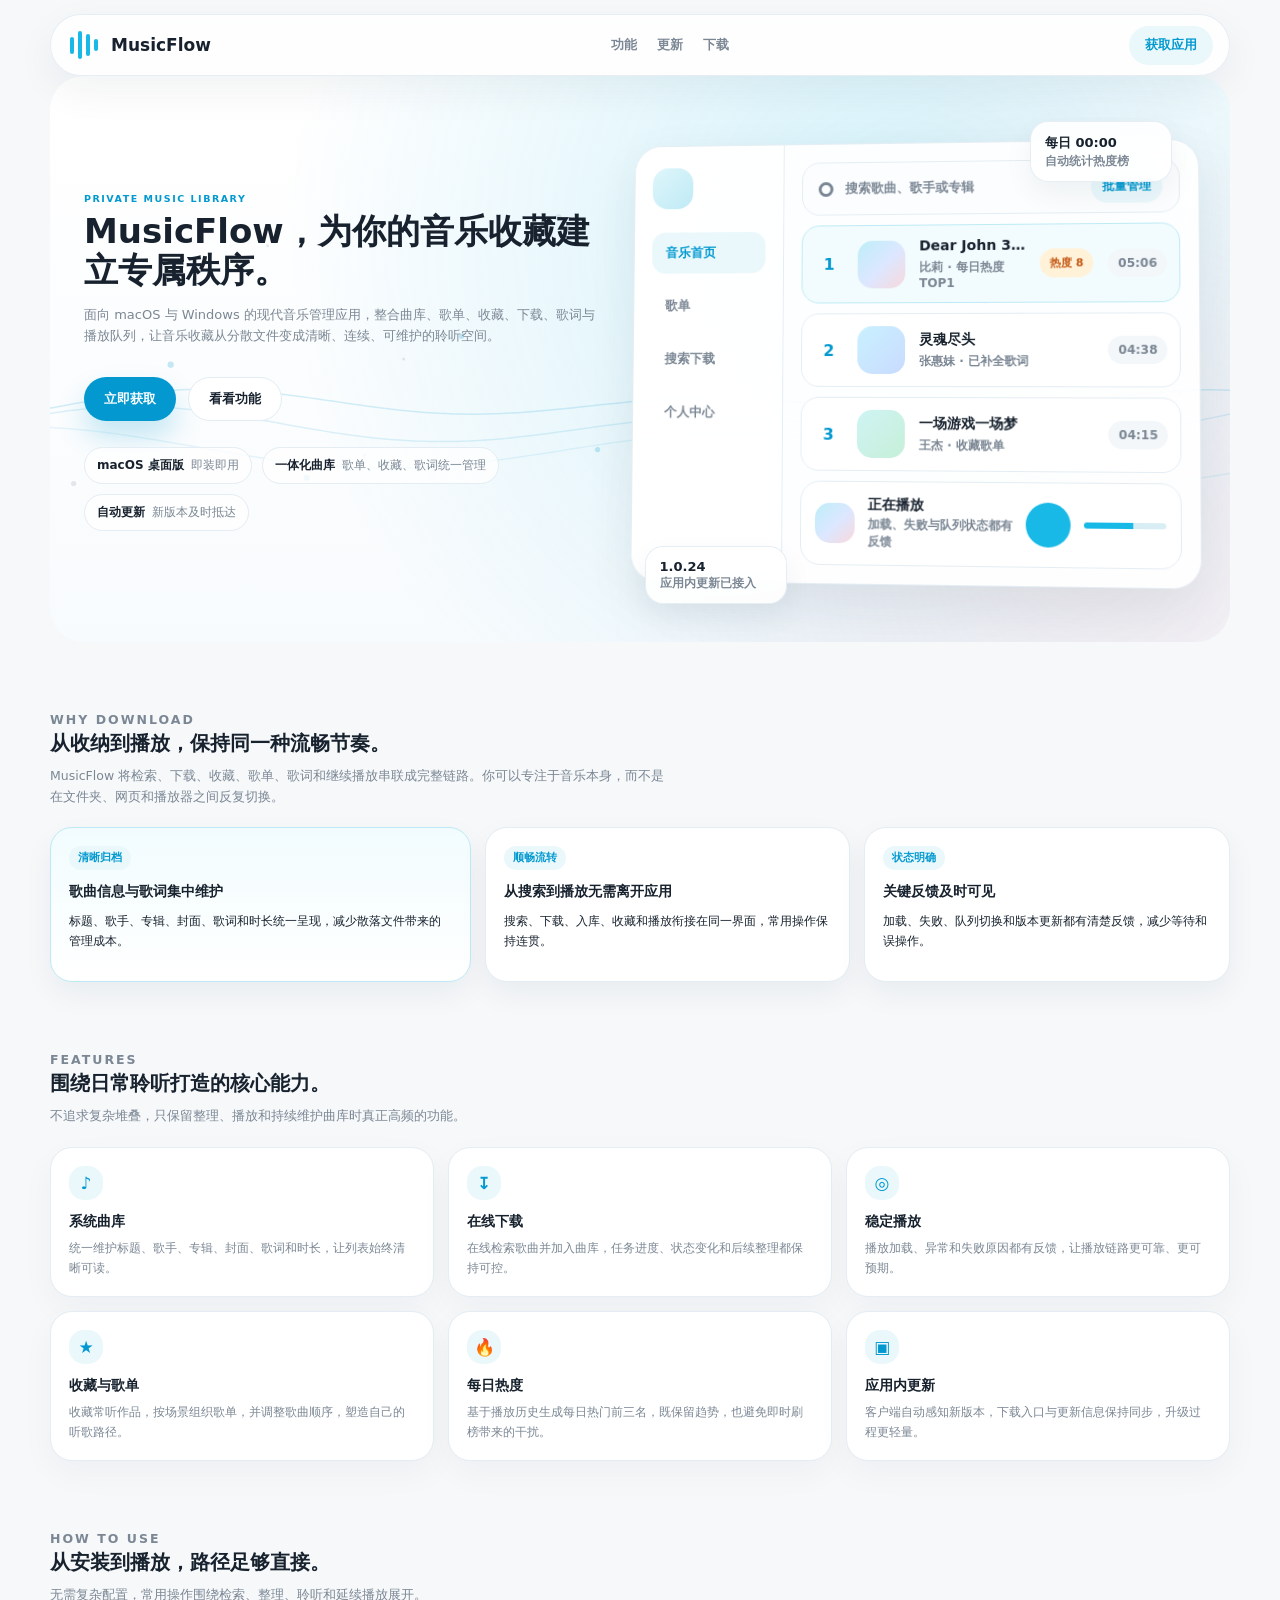
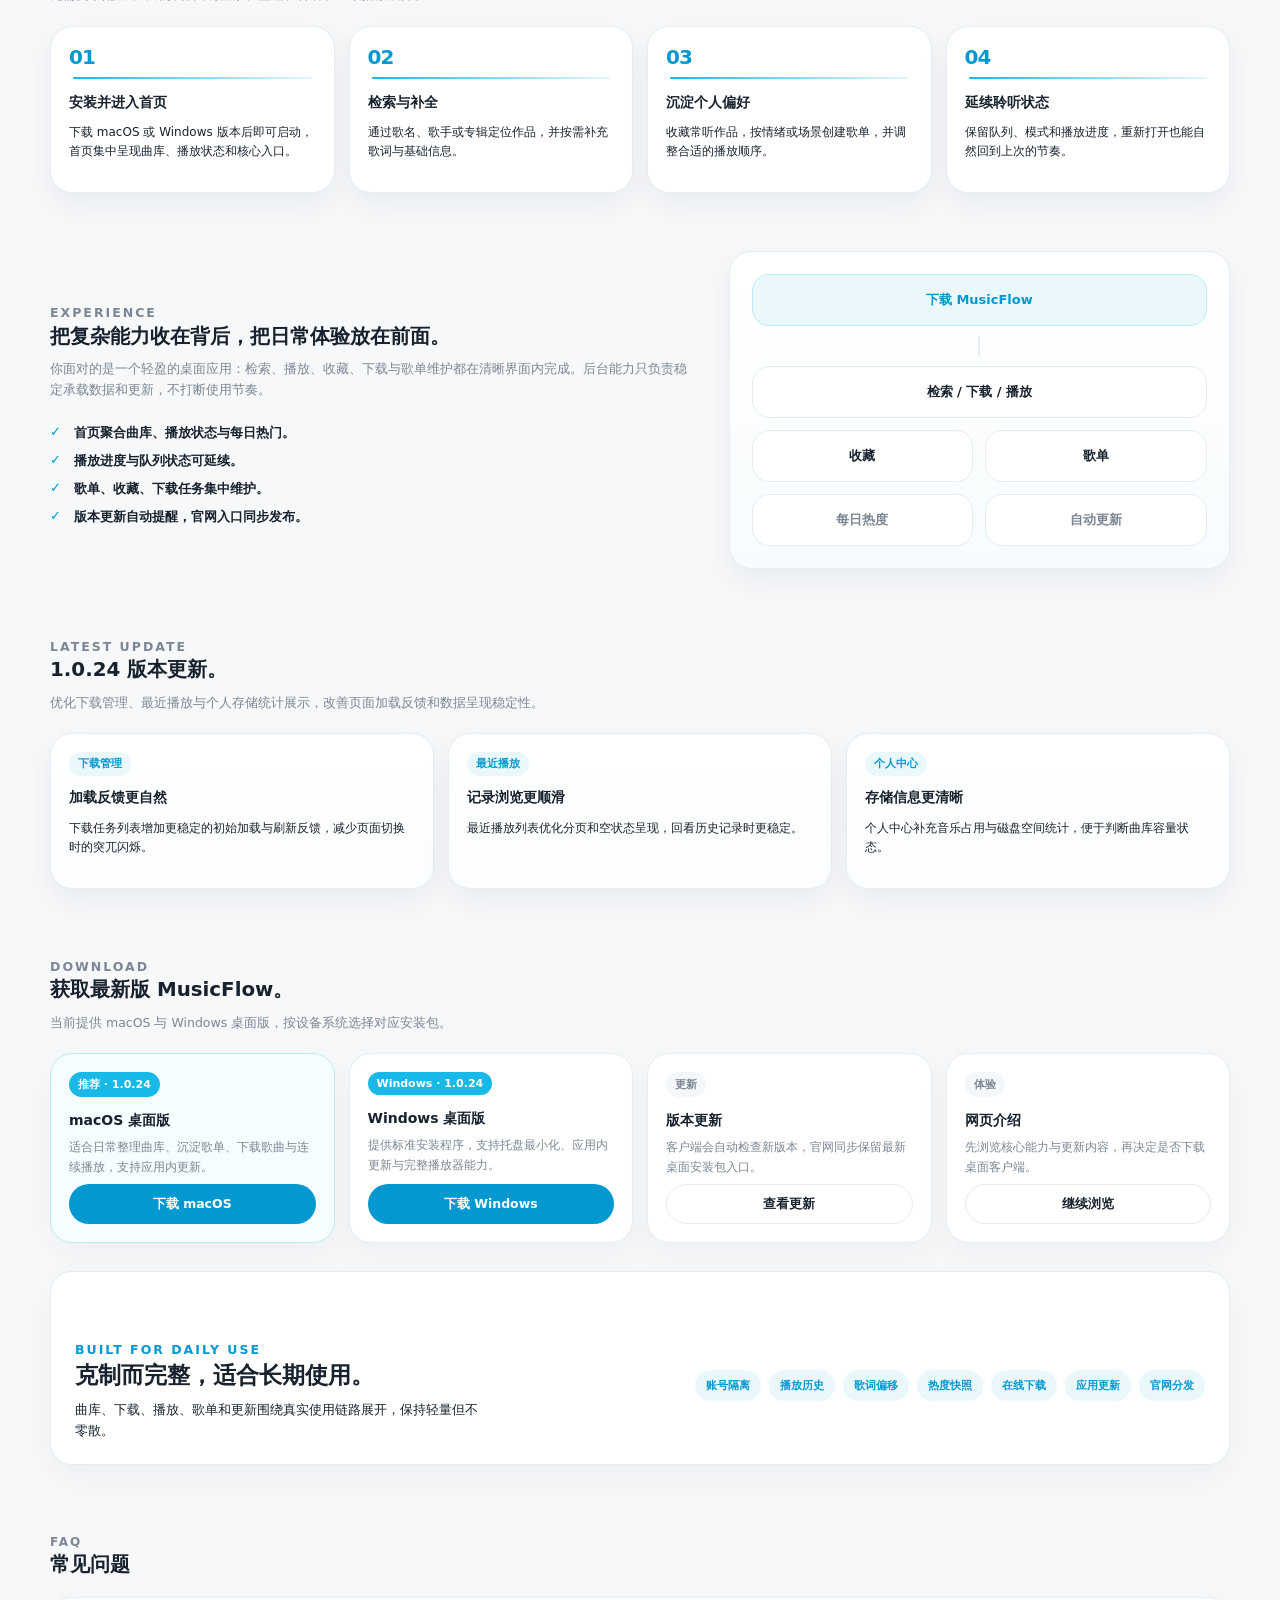
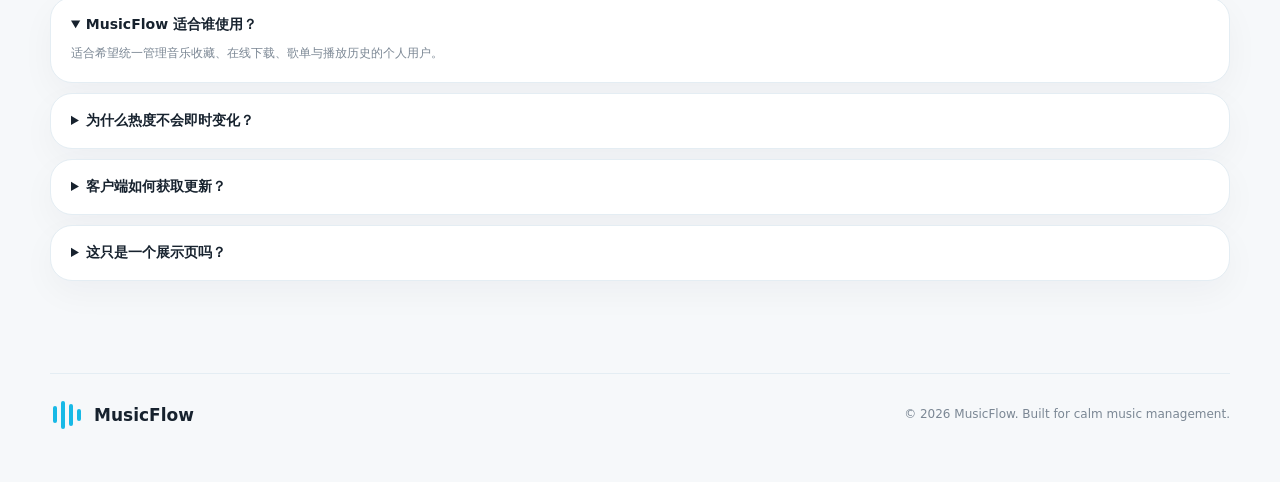
<file: website/index.html>
<!doctype html>
<html lang="zh-CN">
  <head>
    <meta charset="utf-8" />
    <meta name="viewport" content="width=device-width, initial-scale=1" />
    <meta
      name="description"
      content="MusicFlow 是一款面向个人与小团队的私有音乐曲库、播放、下载和歌单管理工具。"
    />
    <title>MusicFlow - 私有音乐曲库与播放工作台</title>
    <link rel="stylesheet" href="./styles.css" />
  </head>
  <body>
    <header class="site-header" data-elevated="false">
      <a class="brand" href="#top" aria-label="MusicFlow 首页">
        <span class="brand-mark" aria-hidden="true">
          <span></span><span></span><span></span><span></span>
        </span>
        <span>MusicFlow</span>
      </a>
      <nav class="nav-links" aria-label="主导航">
        <a href="#features">功能</a>
        <a href="#updates">更新</a>
        <a href="#download">下载</a>
      </nav>
      <a class="header-cta" href="#download">获取应用</a>
    </header>

    <main id="top">
      <section class="hero section-band">
        <canvas id="heroCanvas" aria-hidden="true"></canvas>
        <div class="hero-inner">
          <div class="hero-copy reveal">
            <p class="eyebrow">PRIVATE MUSIC LIBRARY</p>
            <h1>MusicFlow，为你的音乐收藏建立专属秩序。</h1>
            <p class="hero-text">
              面向 macOS 与 Windows 的现代音乐管理应用，整合曲库、歌单、收藏、下载、歌词与播放队列，让音乐收藏从分散文件变成清晰、连续、可维护的聆听空间。
            </p>
            <div class="hero-actions">
              <a class="button primary" href="#download">立即获取</a>
              <a class="button subtle" href="#features">看看功能</a>
            </div>
            <div class="hero-metrics" aria-label="产品亮点">
              <span><strong>macOS 桌面版</strong> 即装即用</span>
              <span><strong>一体化曲库</strong> 歌单、收藏、歌词统一管理</span>
              <span><strong>自动更新</strong> 新版本及时抵达</span>
            </div>
          </div>

          <div class="product-stage reveal" aria-label="MusicFlow 产品界面预览">
            <div class="app-window">
              <div class="window-sidebar">
                <div class="mini-logo"></div>
                <span class="side-active">音乐首页</span>
                <span>歌单</span>
                <span>搜索下载</span>
                <span>个人中心</span>
              </div>
              <div class="window-main">
                <div class="toolbar">
                  <span class="search-dot"></span>
                  <span class="search-text">搜索歌曲、歌手或专辑</span>
                  <span class="pill">批量管理</span>
                </div>
                <div class="track active">
                  <span class="rank">1</span>
                  <span class="cover"></span>
                  <span class="track-info"><b>Dear John 3D环绕</b><small>比莉 · 每日热度 TOP1</small></span>
                  <span class="hot-pill">热度 8</span>
                  <span class="time">05:06</span>
                </div>
                <div class="track">
                  <span class="rank">2</span>
                  <span class="cover alt"></span>
                  <span class="track-info"><b>灵魂尽头</b><small>张惠妹 · 已补全歌词</small></span>
                  <span class="time">04:38</span>
                </div>
                <div class="track">
                  <span class="rank">3</span>
                  <span class="cover mint"></span>
                  <span class="track-info"><b>一场游戏一场梦</b><small>王杰 · 收藏歌单</small></span>
                  <span class="time">04:15</span>
                </div>
                <div class="player-strip">
                  <span class="cover small"></span>
                  <span class="playing"><b>正在播放</b><small>加载、失败与队列状态都有反馈</small></span>
                  <span class="play-button"></span>
                  <span class="level"></span>
                </div>
              </div>
            </div>
            <div class="floating-card floating-card-top">
              <strong>每日 00:00</strong>
              <span>自动统计热度榜</span>
            </div>
            <div class="floating-card floating-card-bottom">
              <strong>1.0.24</strong>
              <span>应用内更新已接入</span>
            </div>
          </div>
        </div>
      </section>

      <section class="section intro-section reveal" aria-label="项目介绍">
        <div class="section-heading">
          <p class="eyebrow">WHY DOWNLOAD</p>
          <h2>从收纳到播放，保持同一种流畅节奏。</h2>
          <p>
            MusicFlow 将检索、下载、收藏、歌单、歌词和继续播放串联成完整链路。你可以专注于音乐本身，而不是在文件夹、网页和播放器之间反复切换。
          </p>
        </div>
        <div class="intro-grid">
          <article class="intro-card accent-card">
            <span class="card-kicker">清晰归档</span>
            <h3>歌曲信息与歌词集中维护</h3>
            <p>标题、歌手、专辑、封面、歌词和时长统一呈现，减少散落文件带来的管理成本。</p>
          </article>
          <article class="intro-card">
            <span class="card-kicker">顺畅流转</span>
            <h3>从搜索到播放无需离开应用</h3>
            <p>搜索、下载、入库、收藏和播放衔接在同一界面，常用操作保持连贯。</p>
          </article>
          <article class="intro-card">
            <span class="card-kicker">状态明确</span>
            <h3>关键反馈及时可见</h3>
            <p>加载、失败、队列切换和版本更新都有清楚反馈，减少等待和误操作。</p>
          </article>
        </div>
      </section>

      <section id="features" class="section reveal">
        <div class="section-heading compact">
          <p class="eyebrow">FEATURES</p>
          <h2>围绕日常聆听打造的核心能力。</h2>
          <p>不追求复杂堆叠，只保留整理、播放和持续维护曲库时真正高频的功能。</p>
        </div>
        <div class="feature-grid">
          <article class="feature-card">
            <span class="feature-icon">♪</span>
            <h3>系统曲库</h3>
            <p>统一维护标题、歌手、专辑、封面、歌词和时长，让列表始终清晰可读。</p>
          </article>
          <article class="feature-card">
            <span class="feature-icon">↧</span>
            <h3>在线下载</h3>
            <p>在线检索歌曲并加入曲库，任务进度、状态变化和后续整理都保持可控。</p>
          </article>
          <article class="feature-card">
            <span class="feature-icon">◎</span>
            <h3>稳定播放</h3>
            <p>播放加载、异常和失败原因都有反馈，让播放链路更可靠、更可预期。</p>
          </article>
          <article class="feature-card">
            <span class="feature-icon">★</span>
            <h3>收藏与歌单</h3>
            <p>收藏常听作品，按场景组织歌单，并调整歌曲顺序，塑造自己的听歌路径。</p>
          </article>
          <article class="feature-card">
            <span class="feature-icon">🔥</span>
            <h3>每日热度</h3>
            <p>基于播放历史生成每日热门前三名，既保留趋势，也避免即时刷榜带来的干扰。</p>
          </article>
          <article class="feature-card">
            <span class="feature-icon">▣</span>
            <h3>应用内更新</h3>
            <p>客户端自动感知新版本，下载入口与更新信息保持同步，升级过程更轻量。</p>
          </article>
        </div>
      </section>

      <section id="workflow" class="section workflow-section reveal">
        <div class="section-heading compact">
          <p class="eyebrow">HOW TO USE</p>
          <h2>从安装到播放，路径足够直接。</h2>
          <p>无需复杂配置，常用操作围绕检索、整理、聆听和延续播放展开。</p>
        </div>
        <div class="workflow-grid">
          <article class="workflow-step">
            <span>01</span>
            <h3>安装并进入首页</h3>
            <p>下载 macOS 或 Windows 版本后即可启动，首页集中呈现曲库、播放状态和核心入口。</p>
          </article>
          <article class="workflow-step">
            <span>02</span>
            <h3>检索与补全</h3>
            <p>通过歌名、歌手或专辑定位作品，并按需补充歌词与基础信息。</p>
          </article>
          <article class="workflow-step">
            <span>03</span>
            <h3>沉淀个人偏好</h3>
            <p>收藏常听作品，按情绪或场景创建歌单，并调整合适的播放顺序。</p>
          </article>
          <article class="workflow-step">
            <span>04</span>
            <h3>延续聆听状态</h3>
            <p>保留队列、模式和播放进度，重新打开也能自然回到上次的节奏。</p>
          </article>
        </div>
      </section>

      <section id="stack" class="section split-section reveal">
        <div class="preview-copy">
          <p class="eyebrow">EXPERIENCE</p>
          <h2>把复杂能力收在背后，把日常体验放在前面。</h2>
          <p>
            你面对的是一个轻盈的桌面应用：检索、播放、收藏、下载与歌单维护都在清晰界面内完成。后台能力只负责稳定承载数据和更新，不打断使用节奏。
          </p>
          <ul class="check-list">
            <li>首页聚合曲库、播放状态与每日热门。</li>
            <li>播放进度与队列状态可延续。</li>
            <li>歌单、收藏、下载任务集中维护。</li>
            <li>版本更新自动提醒，官网入口同步发布。</li>
          </ul>
        </div>
        <div class="stack-panel" aria-label="使用流程">
          <div class="stack-node primary-node">下载 MusicFlow</div>
          <div class="stack-line"></div>
          <div class="stack-node">检索 / 下载 / 播放</div>
          <div class="stack-split">
            <div class="stack-node">收藏</div>
            <div class="stack-node">歌单</div>
          </div>
          <div class="stack-split">
            <div class="stack-node muted-node">每日热度</div>
            <div class="stack-node muted-node">自动更新</div>
          </div>
        </div>
      </section>

      <section id="updates" class="section update-section reveal">
        <div class="section-heading compact">
          <p class="eyebrow">LATEST UPDATE</p>
          <h2>1.0.24 版本更新。</h2>
          <p>优化下载管理、最近播放与个人存储统计展示，改善页面加载反馈和数据呈现稳定性。</p>
        </div>
        <div class="update-grid">
          <article class="update-card">
            <span class="update-badge">下载管理</span>
            <h3>加载反馈更自然</h3>
            <p>下载任务列表增加更稳定的初始加载与刷新反馈，减少页面切换时的突兀闪烁。</p>
          </article>
          <article class="update-card">
            <span class="update-badge">最近播放</span>
            <h3>记录浏览更顺滑</h3>
            <p>最近播放列表优化分页和空状态呈现，回看历史记录时更稳定。</p>
          </article>
          <article class="update-card">
            <span class="update-badge">个人中心</span>
            <h3>存储信息更清晰</h3>
            <p>个人中心补充音乐占用与磁盘空间统计，便于判断曲库容量状态。</p>
          </article>
        </div>
      </section>

      <section id="download" class="section reveal">
        <div class="section-heading compact">
          <p class="eyebrow">DOWNLOAD</p>
          <h2>获取最新版 MusicFlow。</h2>
          <p>当前提供 macOS 与 Windows 桌面版，按设备系统选择对应安装包。</p>
        </div>
        <div class="download-grid">
          <article class="download-card recommended">
            <span class="tag">推荐 · 1.0.24</span>
            <h3>macOS 桌面版</h3>
            <p>适合日常整理曲库、沉淀歌单、下载歌曲与连续播放，支持应用内更新。</p>
            <a class="download-button" href="/releases/MusicFlow-1.0.24.dmg" data-download="macOS 桌面版">下载 macOS</a>
          </article>
          <article class="download-card">
            <span class="tag">Windows · 1.0.24</span>
            <h3>Windows 桌面版</h3>
            <p>提供标准安装程序，支持托盘最小化、应用内更新与完整播放器能力。</p>
            <a class="download-button" href="/releases/MusicFlow-Setup-1.0.24+25.exe" data-download="Windows 桌面版">下载 Windows</a>
          </article>
          <article class="download-card">
            <span class="tag soft-tag">更新</span>
            <h3>版本更新</h3>
            <p>客户端会自动检查新版本，官网同步保留最新桌面安装包入口。</p>
            <a class="download-button ghost" href="#updates" data-download="版本更新">查看更新</a>
          </article>
          <article class="download-card">
            <span class="tag soft-tag">体验</span>
            <h3>网页介绍</h3>
            <p>先浏览核心能力与更新内容，再决定是否下载桌面客户端。</p>
            <a class="download-button ghost" href="#features" data-download="Web 体验版">继续浏览</a>
          </article>
        </div>
      </section>

      <section class="section status-section reveal">
        <div>
          <p class="eyebrow">BUILT FOR DAILY USE</p>
          <h2>克制而完整，适合长期使用。</h2>
          <p>曲库、下载、播放、歌单和更新围绕真实使用链路展开，保持轻量但不零散。</p>
        </div>
        <div class="status-list">
          <span>账号隔离</span>
          <span>播放历史</span>
          <span>歌词偏移</span>
          <span>热度快照</span>
          <span>在线下载</span>
          <span>应用更新</span>
          <span>官网分发</span>
        </div>
      </section>

      <section id="faq" class="section faq reveal">
        <div class="section-heading compact">
          <p class="eyebrow">FAQ</p>
          <h2>常见问题</h2>
        </div>
        <details open>
          <summary>MusicFlow 适合谁使用？</summary>
          <p>适合希望统一管理音乐收藏、在线下载、歌单与播放历史的个人用户。</p>
        </details>
        <details>
          <summary>为什么热度不会即时变化？</summary>
          <p>播放行为会先沉淀为历史记录，热度榜每日统一计算，避免频繁波动，让趋势更稳定。</p>
        </details>
        <details>
          <summary>客户端如何获取更新？</summary>
          <p>客户端会根据当前版本检查最新发布信息，并获取下载地址、文件大小和校验值。</p>
        </details>
        <details>
          <summary>这只是一个展示页吗？</summary>
          <p>不是。官网只是下载入口，客户端连接真实接口与数据，用于日常曲库管理和播放。</p>
        </details>
      </section>
    </main>

    <footer class="site-footer">
      <div class="brand footer-brand">
        <span class="brand-mark" aria-hidden="true">
          <span></span><span></span><span></span><span></span>
        </span>
        <span>MusicFlow</span>
      </div>
      <p>© 2026 MusicFlow. Built for calm music management.</p>
    </footer>

    <div class="toast" role="status" aria-live="polite"></div>
    <script src="./app.js" defer></script>
  </body>
</html>
</file>
<file: website/styles.css>
:root {
  --accent: #18b9e6;
  --accent-dark: #0399d0;
  --accent-soft: #eaf8fc;
  --ink: #17222e;
  --muted: #7b8794;
  --line: #e4edf3;
  --panel: #ffffff;
  --scaffold: #f6f8fa;
  --shadow: 0 18px 50px rgba(23, 34, 46, 0.08);
  --radius: 22px;
  font-family: Inter, ui-sans-serif, system-ui, -apple-system, BlinkMacSystemFont,
    "Segoe UI", "PingFang SC", "Hiragino Sans GB", "Microsoft YaHei", sans-serif;
  color: var(--ink);
  background: var(--scaffold);
  scroll-behavior: smooth;
}

* {
  box-sizing: border-box;
}

html {
  background: var(--scaffold);
}

body {
  min-width: 320px;
  margin: 0;
  background: var(--scaffold);
  color: var(--ink);
  text-rendering: optimizeLegibility;
  -webkit-font-smoothing: antialiased;
}

a {
  color: inherit;
  text-decoration: none;
}

button {
  font: inherit;
}

.site-header {
  position: sticky;
  top: 0;
  z-index: 20;
  display: flex;
  align-items: center;
  justify-content: space-between;
  gap: 22px;
  width: min(1180px, calc(100% - 36px));
  height: 68px;
  margin: 14px auto 0;
  padding: 0 16px;
  border: 1px solid rgba(228, 237, 243, 0.9);
  border-radius: 999px;
  background: rgba(255, 255, 255, 0.82);
  box-shadow: 0 14px 40px rgba(23, 34, 46, 0.06);
  backdrop-filter: blur(18px);
}

.site-header[data-elevated="true"] {
  box-shadow: 0 18px 46px rgba(23, 34, 46, 0.11);
}

.brand,
.nav-links,
.hero-actions,
.hero-metrics,
.toolbar,
.track,
.player-strip,
.status-list,
.site-footer {
  display: flex;
  align-items: center;
}

.brand {
  gap: 10px;
  font-size: 17px;
  font-weight: 900;
  letter-spacing: 0;
}

.brand-mark {
  position: relative;
  display: inline-flex;
  align-items: center;
  justify-content: center;
  width: 34px;
  height: 34px;
  color: var(--accent);
}

.brand-mark span {
  width: 4px;
  border-radius: 999px;
  background: currentColor;
}

.brand-mark span:nth-child(1) {
  height: 17px;
}

.brand-mark span:nth-child(2) {
  height: 28px;
  margin-left: 4px;
}

.brand-mark span:nth-child(3) {
  height: 22px;
  margin-left: 4px;
}

.brand-mark span:nth-child(4) {
  height: 12px;
  margin-left: 4px;
}

.nav-links {
  gap: 24px;
  color: var(--muted);
  font-size: 13px;
  font-weight: 800;
}

.nav-links a {
  transition: color 180ms ease;
}

.nav-links a:hover {
  color: var(--accent-dark);
}

.header-cta,
.button,
.download-button {
  border: 0;
  border-radius: 999px;
  cursor: pointer;
  font-size: 13px;
  font-weight: 900;
  transition: transform 180ms ease, box-shadow 180ms ease, background 180ms ease;
}

.header-cta {
  padding: 11px 16px;
  background: var(--accent-soft);
  color: var(--accent-dark);
}

.header-cta:hover,
.button:hover,
.download-button:hover {
  transform: translateY(-1px);
}

.section-band,
.section {
  width: min(1180px, calc(100% - 36px));
  margin: 0 auto;
}

.hero {
  position: relative;
  min-height: calc(100vh - 82px);
  padding: 72px 0 46px;
  overflow: hidden;
}

#heroCanvas {
  position: absolute;
  inset: 0;
  width: 100%;
  height: 100%;
  border-radius: 34px;
  background: linear-gradient(180deg, #ffffff 0%, #f8fbfd 100%);
}

.hero-inner {
  position: relative;
  z-index: 1;
  display: grid;
  grid-template-columns: minmax(0, 0.9fr) minmax(420px, 1fr);
  align-items: center;
  gap: 44px;
  min-height: 620px;
  padding: 0 44px;
}

.eyebrow {
  margin: 0 0 12px;
  color: var(--accent-dark);
  font-size: 11px;
  font-weight: 900;
  letter-spacing: 0.12em;
}

h1,
h2,
h3,
p {
  letter-spacing: 0;
}

h1 {
  max-width: 620px;
  margin: 0;
  font-size: clamp(34px, 4.2vw, 54px);
  line-height: 1.08;
  font-weight: 900;
}

h2 {
  margin: 0;
  font-size: clamp(24px, 2.6vw, 36px);
  line-height: 1.18;
  font-weight: 900;
}

h3 {
  margin: 0;
  font-size: 17px;
  line-height: 1.3;
  font-weight: 900;
}

.hero-text,
.section-heading p,
.preview-copy p,
.feature-card p,
.download-card p,
.faq p,
.site-footer p {
  color: var(--muted);
  line-height: 1.75;
}

.hero-text {
  max-width: 580px;
  margin: 18px 0 0;
  font-size: 16px;
}

.hero-actions {
  flex-wrap: wrap;
  gap: 12px;
  margin-top: 30px;
}

.button {
  display: inline-flex;
  align-items: center;
  justify-content: center;
  min-height: 44px;
  padding: 0 20px;
}

.button.primary {
  background: var(--accent-dark);
  color: #fff;
  box-shadow: 0 16px 28px rgba(3, 153, 208, 0.22);
}

.button.subtle {
  background: #fff;
  color: var(--ink);
  border: 1px solid var(--line);
}

.hero-metrics {
  flex-wrap: wrap;
  gap: 10px;
  margin-top: 26px;
}

.hero-metrics span {
  display: inline-flex;
  gap: 7px;
  padding: 9px 12px;
  border: 1px solid var(--line);
  border-radius: 999px;
  background: rgba(255, 255, 255, 0.78);
  color: var(--muted);
  font-size: 12px;
}

.hero-metrics strong {
  color: var(--ink);
}

.product-stage {
  perspective: 1100px;
}

.app-window {
  display: grid;
  grid-template-columns: 154px 1fr;
  min-height: 460px;
  overflow: hidden;
  border: 1px solid var(--line);
  border-radius: 28px;
  background: rgba(255, 255, 255, 0.92);
  box-shadow: var(--shadow);
  transform: rotateY(-4deg) rotateX(2deg);
}

.window-sidebar {
  display: flex;
  flex-direction: column;
  gap: 12px;
  padding: 22px 18px;
  border-right: 1px solid var(--line);
  background: rgba(255, 255, 255, 0.64);
}

.mini-logo {
  width: 42px;
  height: 42px;
  margin-bottom: 12px;
  border-radius: 16px;
  background: linear-gradient(135deg, #dff6fb, #bfeaf5);
}

.window-sidebar span {
  padding: 12px 14px;
  border-radius: 14px;
  color: var(--muted);
  font-size: 13px;
  font-weight: 800;
}

.window-sidebar .side-active {
  background: var(--accent-soft);
  color: var(--accent-dark);
}

.window-main {
  display: flex;
  flex-direction: column;
  gap: 14px;
  padding: 24px;
}

.toolbar {
  gap: 12px;
  height: 54px;
  padding: 0 16px;
  border: 1px solid var(--line);
  border-radius: 18px;
  background: #fbfdfe;
}

.search-dot {
  width: 15px;
  height: 15px;
  border: 3px solid var(--muted);
  border-radius: 50%;
}

.search-text {
  flex: 1;
  color: var(--muted);
  font-size: 13px;
  font-weight: 800;
}

.pill {
  padding: 8px 11px;
  border-radius: 999px;
  background: var(--accent-soft);
  color: var(--accent-dark);
  font-size: 12px;
  font-weight: 900;
}

.track {
  gap: 14px;
  min-height: 74px;
  padding: 12px;
  border: 1px solid var(--line);
  border-radius: 18px;
  background: #fff;
}

.track.active {
  border-color: #bdeaf5;
  background: #f2fcfe;
}

.rank {
  width: 30px;
  color: var(--accent-dark);
  font-weight: 900;
  text-align: center;
}

.cover {
  width: 48px;
  height: 48px;
  border-radius: 15px;
  background: linear-gradient(135deg, #bdeef8, #dde7ff 54%, #f8d8dc);
}

.cover.alt {
  background: linear-gradient(135deg, #c9f1ff, #c9dbff);
}

.cover.mint {
  background: linear-gradient(135deg, #cff4f4, #c6efd8);
}

.cover.small {
  width: 40px;
  height: 40px;
}

.track-info {
  display: grid;
  flex: 1;
  gap: 4px;
  min-width: 0;
}

.track-info b,
.playing b {
  overflow: hidden;
  font-size: 14px;
  text-overflow: ellipsis;
  white-space: nowrap;
}

.track-info small,
.playing small {
  color: var(--muted);
  font-size: 12px;
  font-weight: 700;
}

.time {
  padding: 7px 10px;
  border-radius: 999px;
  background: #f3f7fa;
  color: var(--muted);
  font-size: 12px;
  font-weight: 900;
}

.player-strip {
  gap: 13px;
  margin-top: auto;
  padding: 14px;
  border: 1px solid var(--line);
  border-radius: 20px;
  background: #fff;
}

.playing {
  display: grid;
  flex: 1;
  gap: 2px;
}

.play-button {
  width: 44px;
  height: 44px;
  border-radius: 50%;
  background: var(--accent);
}

.level {
  width: 80px;
  height: 6px;
  border-radius: 99px;
  background: linear-gradient(90deg, var(--accent) 60%, #d8eef4 60%);
}

.section {
  padding: 84px 0 0;
}

.section-heading {
  max-width: 680px;
  margin-bottom: 28px;
}

.section-heading.compact {
  max-width: 560px;
}

.feature-grid,
.download-grid {
  display: grid;
  grid-template-columns: repeat(3, minmax(0, 1fr));
  gap: 14px;
}

.feature-card,
.download-card,
.faq details,
.status-section {
  border: 1px solid var(--line);
  border-radius: var(--radius);
  background: #fff;
  box-shadow: 0 12px 34px rgba(23, 34, 46, 0.04);
}

.feature-card {
  padding: 22px;
}

.feature-icon {
  display: grid;
  place-items: center;
  width: 42px;
  height: 42px;
  margin-bottom: 16px;
  border-radius: 15px;
  background: var(--accent-soft);
  color: var(--accent-dark);
  font-size: 21px;
  font-weight: 900;
}

.feature-card p,
.download-card p {
  margin: 9px 0 0;
  font-size: 13px;
}

.split-section {
  display: grid;
  grid-template-columns: minmax(0, 0.9fr) minmax(300px, 0.7fr);
  align-items: center;
  gap: 34px;
}

.check-list {
  display: grid;
  gap: 10px;
  margin: 24px 0 0;
  padding: 0;
  list-style: none;
}

.check-list li {
  position: relative;
  padding-left: 24px;
  color: var(--ink);
  font-size: 13px;
  font-weight: 800;
}

.check-list li::before {
  position: absolute;
  left: 0;
  color: var(--accent-dark);
  content: "✓";
}

.phone-preview {
  display: flex;
  justify-content: center;
}

.phone-shell {
  width: min(330px, 100%);
  min-height: 560px;
  padding: 20px;
  border: 1px solid var(--line);
  border-radius: 34px;
  background: #fff;
  box-shadow: var(--shadow);
}

.phone-bar {
  width: 86px;
  height: 6px;
  margin: 0 auto 34px;
  border-radius: 99px;
  background: #d8e5eb;
}

.mobile-track {
  height: 92px;
  margin-bottom: 14px;
  border: 1px solid var(--line);
  border-radius: 22px;
  background: linear-gradient(90deg, #f5fbfd 0 72%, #ffffff 72%);
}

.mobile-track.top {
  border-color: #bdeaf5;
  background: linear-gradient(90deg, #effbfe 0 72%, #ffffff 72%);
}

.mobile-track.short {
  width: 84%;
}

.mobile-player {
  display: flex;
  align-items: center;
  gap: 18px;
  height: 86px;
  margin-top: 88px;
  padding: 14px;
  border-radius: 24px;
  background: #f8fbfd;
}

.mobile-player span {
  width: 54px;
  height: 54px;
  border-radius: 17px;
  background: linear-gradient(135deg, #bdeef8, #f8d8dc);
}

.mobile-player b {
  flex: 1;
  height: 8px;
  border-radius: 99px;
  background: linear-gradient(90deg, var(--accent) 42%, #d9eef4 42%);
}

.download-grid {
  grid-template-columns: repeat(4, minmax(0, 1fr));
}

.download-card {
  position: relative;
  display: flex;
  flex-direction: column;
  min-height: 220px;
  padding: 22px;
}

.download-card.recommended {
  border-color: #bdeaf5;
  background: #f6fdff;
}

.tag {
  align-self: flex-start;
  margin-bottom: 14px;
  padding: 5px 9px;
  border-radius: 999px;
  background: var(--accent);
  color: #fff;
  font-size: 11px;
  font-weight: 900;
}

.download-button {
  display: inline-flex;
  align-items: center;
  justify-content: center;
  min-height: 40px;
  margin-top: auto;
  padding: 0 16px;
  border: 1px solid transparent;
  background: var(--accent-dark);
  color: #fff;
}

.download-button.ghost {
  border-color: var(--line);
  background: #fff;
  color: var(--ink);
}

.status-section {
  display: grid;
  grid-template-columns: minmax(0, 0.58fr) minmax(0, 1fr);
  align-items: center;
  gap: 18px;
  margin-top: 28px;
  padding: 22px 24px;
}

.status-section h2 {
  font-size: clamp(20px, 2vw, 28px);
}

.status-list {
  flex-wrap: wrap;
  justify-content: flex-end;
  gap: 8px;
}

.status-list span {
  padding: 8px 11px;
  border-radius: 999px;
  background: var(--accent-soft);
  color: var(--accent-dark);
  font-size: 11px;
  font-weight: 900;
}

.faq {
  padding-bottom: 82px;
}

.faq details {
  padding: 18px 20px;
  margin-bottom: 10px;
}

.faq summary {
  cursor: pointer;
  font-size: 14px;
  font-weight: 900;
}

.faq p {
  margin: 10px 0 0;
  font-size: 13px;
}

.site-footer {
  justify-content: space-between;
  gap: 18px;
  width: min(1180px, calc(100% - 36px));
  margin: 0 auto 26px;
  padding: 24px 0;
  border-top: 1px solid var(--line);
}

.footer-brand {
  color: var(--ink);
}

.site-footer p {
  margin: 0;
  font-size: 12px;
}

.toast {
  position: fixed;
  right: 22px;
  bottom: 22px;
  z-index: 40;
  max-width: min(360px, calc(100vw - 44px));
  padding: 13px 16px;
  border: 1px solid var(--line);
  border-radius: 16px;
  background: #fff;
  box-shadow: var(--shadow);
  color: var(--ink);
  font-size: 13px;
  font-weight: 800;
  opacity: 0;
  pointer-events: none;
  transform: translateY(12px);
  transition: opacity 180ms ease, transform 180ms ease;
}

.toast.show {
  opacity: 1;
  transform: translateY(0);
}

.reveal {
  opacity: 0;
  transform: translateY(16px);
  transition: opacity 520ms ease, transform 520ms ease;
}

.reveal.visible {
  opacity: 1;
  transform: translateY(0);
}

@media (max-width: 960px) {
  .site-header {
    width: min(100% - 24px, 760px);
  }

  .nav-links {
    display: none;
  }

  .hero-inner {
    grid-template-columns: 1fr;
    min-height: auto;
    padding: 0 26px;
  }

  .product-stage {
    order: -1;
  }

  .app-window {
    grid-template-columns: 118px 1fr;
    min-height: 400px;
    transform: none;
  }

  .window-sidebar {
    padding: 18px 12px;
  }

  .feature-grid,
  .download-grid,
  .split-section,
  .status-section {
    grid-template-columns: 1fr 1fr;
  }

  .status-list {
    justify-content: flex-start;
  }
}

@media (max-width: 640px) {
  .site-header {
    height: 60px;
    padding: 0 12px;
  }

  .brand {
    font-size: 15px;
  }

  .header-cta {
    padding: 9px 12px;
    font-size: 12px;
  }

  .section-band,
  .section,
  .site-footer {
    width: calc(100% - 24px);
  }

  .hero {
    min-height: auto;
    padding: 34px 0 20px;
  }

  #heroCanvas {
    border-radius: 24px;
  }

  .hero-inner {
    gap: 28px;
    padding: 0 16px 20px;
  }

  h1 {
    font-size: 34px;
  }

  h2 {
    font-size: 24px;
  }

  .hero-text {
    font-size: 14px;
  }

  .app-window {
    grid-template-columns: 1fr;
    min-height: auto;
  }

  .window-sidebar {
    display: none;
  }

  .window-main {
    padding: 16px;
  }

  .track {
    min-height: 68px;
  }

  .time,
  .level {
    display: none;
  }

  .section {
    padding-top: 62px;
  }

  .feature-grid,
  .download-grid,
  .split-section,
  .status-section {
    grid-template-columns: 1fr;
  }

  .phone-shell {
    min-height: 470px;
  }

  .download-card {
    min-height: 185px;
  }

  .status-section {
    padding: 22px;
  }

  .site-footer {
    align-items: flex-start;
    flex-direction: column;
  }
}

@media (prefers-reduced-motion: reduce) {
  :root {
    scroll-behavior: auto;
  }

  *,
  *::before,
  *::after {
    animation-duration: 0.01ms !important;
    animation-iteration-count: 1 !important;
    scroll-behavior: auto !important;
    transition-duration: 0.01ms !important;
  }
}
/* MusicFlow richer landing overrides */
.site-header { height: 62px; }
.nav-links, .header-cta, .button, .download-button { font-size: 12.5px; }
.nav-links { gap: 20px; }
.hero { padding: 54px 0 42px; }
.hero-inner { min-height: 600px; gap: 38px; }
h1 { font-size: clamp(30px, 3.45vw, 46px); line-height: 1.12; }
h2 { font-size: clamp(22px, 2.1vw, 31px); }
h3 { font-size: 15.5px; }
.hero-text { max-width: 620px; font-size: 14.5px; }
.section { padding-top: 76px; }
.section-heading { max-width: 720px; }
.section-heading p, .preview-copy p, .status-section p { margin: 10px 0 0; font-size: 13.5px; }
.product-stage { position: relative; }
.hot-pill { padding: 7px 10px; border-radius: 999px; background: #fff2d8; color: #c45612; font-size: 11px; font-weight: 900; white-space: nowrap; }
.floating-card { position: absolute; z-index: 2; display: grid; gap: 2px; min-width: 142px; padding: 12px 14px; border: 1px solid rgba(228, 237, 243, 0.92); border-radius: 18px; background: rgba(255, 255, 255, 0.9); box-shadow: 0 12px 30px rgba(23, 34, 46, 0.055); backdrop-filter: blur(14px); }
.floating-card strong { font-size: 13px; font-weight: 900; }
.floating-card span { color: var(--muted); font-size: 11.5px; font-weight: 750; }
.floating-card-top { top: -20px; right: 24px; }
.floating-card-bottom { left: 18px; bottom: -20px; }
.intro-grid, .workflow-grid, .update-grid { display: grid; gap: 14px; }
.intro-grid { grid-template-columns: 1.15fr 1fr 1fr; }
.intro-card, .workflow-step, .update-card, .stack-panel { border: 1px solid var(--line); border-radius: var(--radius); background: #fff; box-shadow: 0 12px 30px rgba(23, 34, 46, 0.055); }
.intro-card, .workflow-step, .update-card { padding: 22px; }
.accent-card { border-color: #bdeaf5; background: linear-gradient(180deg, #f2fcfe, #ffffff); }
.card-kicker, .update-badge { display: inline-flex; margin-bottom: 12px; padding: 5px 9px; border-radius: 999px; background: var(--accent-soft); color: var(--accent-dark); font-size: 10.5px; font-weight: 900; }
.intro-card p, .feature-card p, .workflow-step p, .update-card p, .download-card p, .faq p { font-size: 12.8px; }
.feature-card { padding: 22px; }
.workflow-grid { grid-template-columns: repeat(4, minmax(0, 1fr)); }
.workflow-step { position: relative; overflow: hidden; }
.workflow-step span { display: inline-flex; margin-bottom: 34px; color: var(--accent-dark); font-size: 26px; font-weight: 900; letter-spacing: -0.05em; }
.workflow-step::after { position: absolute; top: 62px; right: 22px; left: 22px; height: 2px; border-radius: 99px; background: linear-gradient(90deg, var(--accent), rgba(24, 185, 230, 0.12)); content: ""; }
.stack-panel { display: grid; gap: 12px; padding: 22px; background: linear-gradient(180deg, #ffffff, #f7fbfd); }
.stack-node { display: grid; place-items: center; min-height: 52px; padding: 12px; border: 1px solid var(--line); border-radius: 17px; background: #fff; color: var(--ink); font-size: 13px; font-weight: 900; }
.primary-node { border-color: #bdeaf5; background: var(--accent-soft); color: var(--accent-dark); }
.muted-node { color: var(--muted); }
.stack-line { width: 2px; height: 20px; margin: -2px auto; border-radius: 99px; background: var(--line); }
.stack-split { display: grid; grid-template-columns: 1fr 1fr; gap: 12px; }
.update-grid { grid-template-columns: repeat(3, minmax(0, 1fr)); }
.update-card { background: linear-gradient(180deg, #ffffff, #fbfdfe); }
.soft-tag { background: #f3f7fa; color: var(--muted); }
.status-section h2 { font-size: clamp(19px, 1.8vw, 26px); }
@media (max-width: 1040px) { .intro-grid, .workflow-grid, .update-grid { grid-template-columns: 1fr 1fr; } .floating-card { display: none; } }
@media (max-width: 640px) { h1 { font-size: 30px; } h2 { font-size: 22px; } .intro-grid, .workflow-grid, .update-grid, .stack-split { grid-template-columns: 1fr; } .hot-pill { display: none; } }
/* MusicFlow compact download-first tuning */
.hero { min-height: auto; padding: 36px 0 30px; }
.hero-inner { min-height: 500px; padding: 0 34px; gap: 30px; }
.eyebrow { font-size: 9.5px; margin-bottom: 8px; letter-spacing: 0.16em; }
h1 { max-width: 560px; font-size: clamp(24px, 2.7vw, 34px); line-height: 1.16; }
h2 { font-size: clamp(18px, 1.55vw, 23px); line-height: 1.28; }
h3 { font-size: 14px; }
.hero-text { max-width: 560px; margin-top: 13px; font-size: 13px; line-height: 1.68; }
.section { padding-top: 58px; }
.section-heading { max-width: 620px; margin-bottom: 20px; }
.section-heading p, .preview-copy p, .status-section p { font-size: 12.5px; line-height: 1.65; }
.intro-card, .feature-card, .workflow-step, .update-card, .download-card { padding: 18px; }
.intro-card p, .feature-card p, .workflow-step p, .update-card p, .download-card p, .faq p { font-size: 12px; line-height: 1.62; }
.feature-icon { width: 34px; height: 34px; margin-bottom: 12px; font-size: 17px; }
.workflow-step span { font-size: 20px; margin-bottom: 24px; }
.workflow-step::after { top: 50px; }
.app-window { min-height: 390px; }
.window-main { padding: 18px; gap: 10px; }
.track { min-height: 62px; }
.download-card { min-height: 190px; }
@media (max-width: 640px) { h1 { font-size: 25px; } h2 { font-size: 19px; } .hero-inner { padding: 0 14px 16px; } }
</file>
